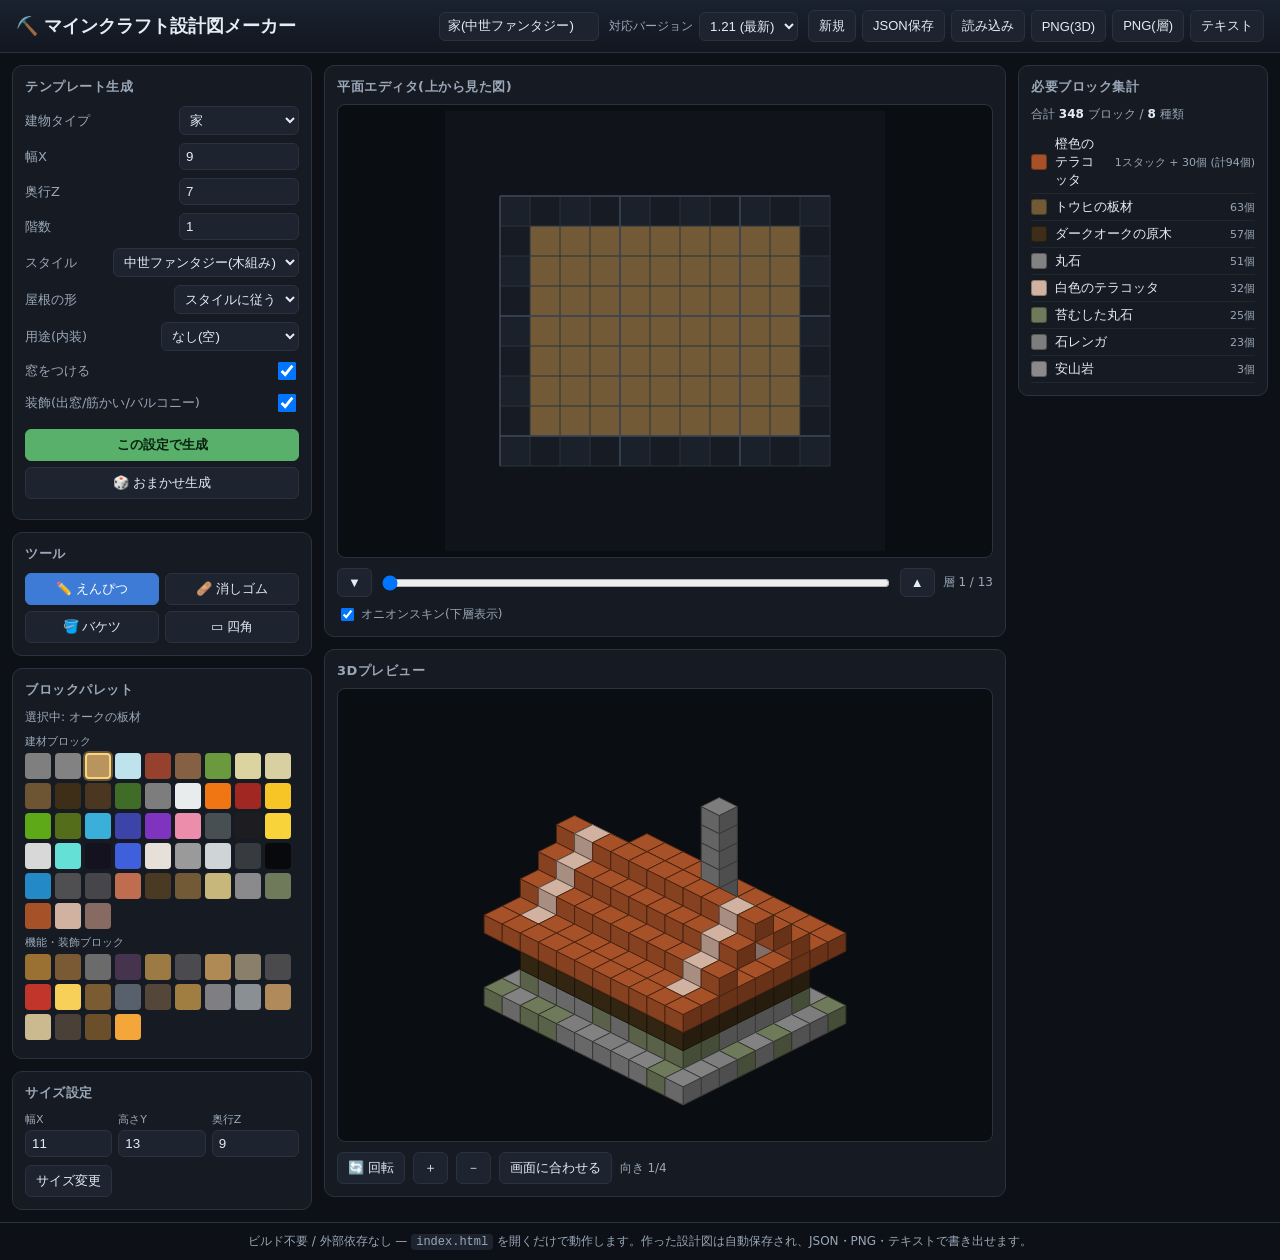
<file: index.html>
<!DOCTYPE html>
<html lang="ja">
<head>
  <meta charset="utf-8">
  <meta name="viewport" content="width=device-width, initial-scale=1">
  <title>マインクラフト設計図メーカー</title>
  <link rel="stylesheet" href="styles.css">
</head>
<body>
  <header class="topbar">
    <h1>⛏️ マインクラフト設計図メーカー</h1>
    <div class="top-controls">
      <input id="bpName" type="text" placeholder="設計図の名前" title="設計図の名前">
      <label class="ver">対応バージョン
        <select id="verSel" title="使えるブロックを絞り込みます"></select>
      </label>
      <div class="top-btns">
        <button id="btnNew" title="新規作成">新規</button>
        <button id="btnSaveJSON" title="JSONで保存">JSON保存</button>
        <button id="btnLoad" title="JSONを読み込み">読み込み</button>
        <button id="btnPNG3D" title="3DプレビューをPNGで保存">PNG(3D)</button>
        <button id="btnPNGLayers" title="層ごとの平面図をPNGで保存">PNG(層)</button>
        <button id="btnText" title="テキストで書き出し">テキスト</button>
      </div>
      <input id="fileInput" type="file" accept=".json,application/json" hidden>
    </div>
  </header>

  <main class="layout">
    <!-- 左サイドバー -->
    <aside class="sidebar">
      <section class="panel">
        <h2>テンプレート生成</h2>
        <div class="field"><label>建物タイプ</label><select id="typeSel"></select></div>
        <div id="typeFields"></div>
        <button id="btnGen" class="primary">この設定で生成</button>
        <button id="btnSurprise" title="スタイル・屋根・質感をランダムに変えて生成">🎲 おまかせ生成</button>
        <p id="genNote" class="note"></p>
      </section>

      <section class="panel">
        <h2>ツール</h2>
        <div id="tools" class="tool-row">
          <button data-tool="pencil" class="on">✏️ えんぴつ</button>
          <button data-tool="eraser">🩹 消しゴム</button>
          <button data-tool="bucket">🪣 バケツ</button>
          <button data-tool="rect">▭ 四角</button>
        </div>
      </section>

      <section class="panel">
        <h2>ブロックパレット</h2>
        <div id="selBlockName" class="sel-name">選択中: -</div>
        <div id="palette" class="palette"></div>
      </section>

      <section class="panel">
        <h2>サイズ設定</h2>
        <div class="dim-row">
          <label>幅X<input id="dimX" type="number" min="1" max="96" value="9"></label>
          <label>高さY<input id="dimY" type="number" min="1" max="96" value="6"></label>
          <label>奥行Z<input id="dimZ" type="number" min="1" max="96" value="7"></label>
        </div>
        <button id="btnResize">サイズ変更</button>
      </section>
    </aside>

    <!-- 中央 -->
    <div class="center">
      <section class="panel canvas-panel">
        <h2>平面エディタ(上から見た図)</h2>
        <div class="canvas-wrap"><canvas id="editorCanvas" width="440" height="440"></canvas></div>
        <div class="layer-ctrl">
          <button id="layerDown" title="下の層へ">▼</button>
          <input id="layerSlider" type="range" min="0" max="5" value="0">
          <button id="layerUp" title="上の層へ">▲</button>
          <span id="layerLabel">層 1 / 6</span>
          <label class="onion"><input id="onionChk" type="checkbox" checked> オニオンスキン(下層表示)</label>
        </div>
      </section>

      <section class="panel canvas-panel">
        <h2>3Dプレビュー</h2>
        <div class="canvas-wrap"><canvas id="isoCanvas" width="480" height="440"></canvas></div>
        <div class="iso-ctrl">
          <button id="btnRot">🔄 回転</button>
          <button id="btnZoomIn">＋</button>
          <button id="btnZoomOut">－</button>
          <button id="btnFit">画面に合わせる</button>
          <span id="rotLabel">向き 1/4</span>
        </div>
      </section>
    </div>

    <!-- 右サイドバー -->
    <aside class="right">
      <section class="panel">
        <h2>必要ブロック集計</h2>
        <div id="matPanel"></div>
      </section>
    </aside>
  </main>

  <footer class="footer">
    <span>ビルド不要 / 外部依存なし — <code>index.html</code> を開くだけで動作します。作った設計図は自動保存され、JSON・PNG・テキストで書き出せます。</span>
  </footer>

  <script src="js/blocks.js"></script>
  <script src="js/model.js"></script>
  <script src="js/templates.js"></script>
  <script src="js/iso.js"></script>
  <script src="js/editor.js"></script>
  <script src="js/materials.js"></script>
  <script src="js/storage.js"></script>
  <script src="js/app.js"></script>
</body>
</html>
</file>
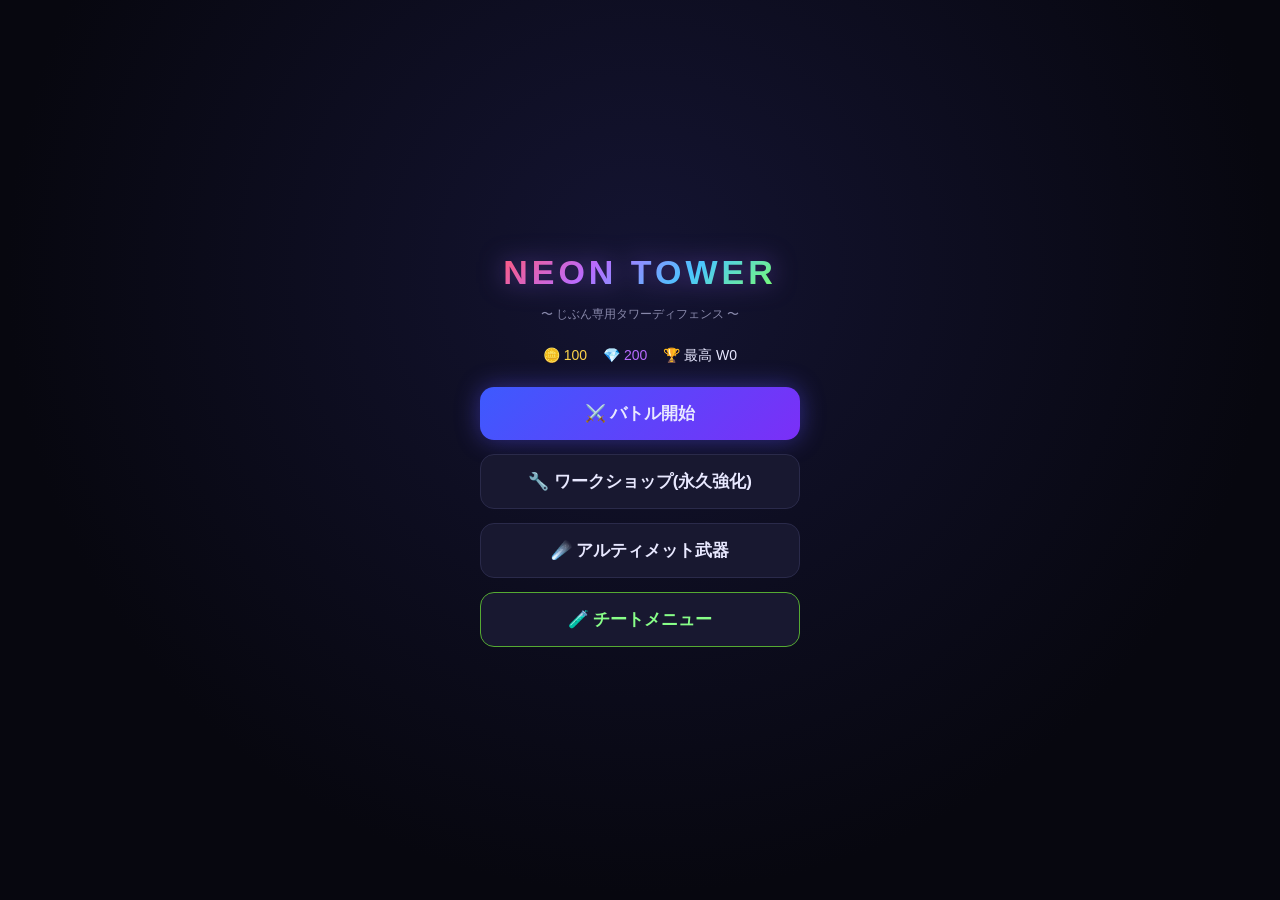
<file: tower-game/index.html>
<!DOCTYPE html>
<html lang="ja">
<head>
<meta charset="UTF-8">
<meta name="viewport" content="width=device-width, initial-scale=1.0, maximum-scale=1.0, user-scalable=no, viewport-fit=cover">
<meta name="apple-mobile-web-app-capable" content="yes">
<meta name="mobile-web-app-capable" content="yes">
<title>NEON TOWER - タワーディフェンス</title>
<style>
  :root {
    --bg: #07070f;
    --panel: #10101e;
    --panel2: #181830;
    --line: #2a2a4a;
    --text: #e8e8ff;
    --dim: #8888aa;
    --cash: #7cff6b;
    --coin: #ffd54a;
    --gem: #b96bff;
    --atk: #ff5a7a;
    --def: #4ac6ff;
    --uti: #ffc04a;
    --accent: #6b8cff;
  }
  * { margin:0; padding:0; box-sizing:border-box; -webkit-tap-highlight-color:transparent; user-select:none; -webkit-user-select:none; }
  html, body { height:100%; overflow:hidden; background:var(--bg); color:var(--text);
    font-family:-apple-system, BlinkMacSystemFont, "Hiragino Sans", "Noto Sans JP", sans-serif; }
  button { font-family:inherit; color:inherit; background:none; border:none; cursor:pointer; }

  #app { height:100%; display:flex; flex-direction:column; position:relative; }
  .screen { position:absolute; inset:0; display:none; flex-direction:column; }
  .screen.active { display:flex; }

  /* ---------- ホーム ---------- */
  #home { align-items:center; justify-content:center; gap:14px; padding:24px;
    background: radial-gradient(ellipse at 50% 30%, #141432 0%, #07070f 70%); }
  #home h1 { font-size:34px; letter-spacing:4px; text-align:center;
    background:linear-gradient(135deg,#ff5a7a,#b96bff,#4ac6ff,#7cff6b);
    -webkit-background-clip:text; background-clip:text; color:transparent;
    filter:drop-shadow(0 0 12px rgba(150,100,255,.5)); }
  #home .sub { color:var(--dim); font-size:12px; margin-bottom:10px; }
  .home-stats { display:flex; gap:16px; font-size:14px; margin-bottom:8px; }
  .bigbtn { width:min(320px, 84vw); padding:15px; border-radius:14px; font-size:17px; font-weight:700;
    border:1px solid var(--line); background:var(--panel2); transition:transform .05s; }
  .bigbtn:active { transform:scale(.97); }
  .bigbtn.primary { background:linear-gradient(135deg,#3d5afe,#7b2ff7); border:none;
    box-shadow:0 0 24px rgba(90,80,255,.45); }
  .bigbtn.cheat { border-color:#5a3; color:#8f8; }

  /* ---------- ゲーム画面 ---------- */
  #game { background:var(--bg); }
  #hud { display:flex; align-items:center; gap:8px; padding:8px 10px; padding-top:max(8px, env(safe-area-inset-top));
    background:var(--panel); border-bottom:1px solid var(--line); font-size:12px; flex-wrap:wrap; }
  #hud .stat { display:flex; align-items:center; gap:4px; font-weight:700; }
  #hud .wave { font-size:14px; color:#fff; }
  .c-cash { color:var(--cash); } .c-coin { color:var(--coin); } .c-gem { color:var(--gem); }
  #hud .spacer { flex:1; }
  #hud .iconbtn { font-size:16px; padding:2px 8px; border-radius:8px; border:1px solid var(--line); background:var(--panel2); }

  #canvasWrap { flex:1; position:relative; min-height:120px; overflow:hidden; }
  canvas { position:absolute; inset:0; width:100%; height:100%; display:block; }

  #uwbar { position:absolute; left:6px; top:6px; display:flex; flex-direction:column; gap:6px; }
  .uwicon { width:44px; height:44px; border-radius:10px; border:1px solid var(--line);
    background:rgba(16,16,30,.8); display:flex; align-items:center; justify-content:center;
    font-size:20px; position:relative; overflow:hidden; }
  .uwicon .cd { position:absolute; left:0; bottom:0; width:100%; background:rgba(107,140,255,.35); pointer-events:none; }
  .uwicon.ready { border-color:var(--accent); box-shadow:0 0 10px rgba(107,140,255,.6); }

  #cheatBadge { position:absolute; right:8px; top:6px; font-size:10px; color:#8f8; border:1px solid #5a3;
    border-radius:8px; padding:2px 8px; background:rgba(20,40,20,.7); display:none; }

  /* ---------- アップグレードパネル ---------- */
  #panel { height:37%; min-height:230px; display:flex; flex-direction:column;
    background:var(--panel); border-top:1px solid var(--line); padding-bottom:env(safe-area-inset-bottom); }
  #tabs { display:flex; }
  #tabs button { flex:1; padding:10px 4px; font-size:13px; font-weight:700; color:var(--dim);
    border-bottom:2px solid transparent; }
  #tabs button.on[data-tab="attack"]  { color:var(--atk); border-color:var(--atk); }
  #tabs button.on[data-tab="defense"] { color:var(--def); border-color:var(--def); }
  #tabs button.on[data-tab="utility"] { color:var(--uti); border-color:var(--uti); }
  #upList { flex:1; overflow-y:auto; padding:8px; display:grid; grid-template-columns:1fr 1fr; gap:8px; align-content:start; }
  .upbtn { border:1px solid var(--line); background:var(--panel2); border-radius:10px; padding:8px 10px;
    text-align:left; display:flex; flex-direction:column; gap:2px; min-height:64px; }
  .upbtn:active { background:#222246; }
  .upbtn .nm { font-size:12px; font-weight:700; display:flex; justify-content:space-between; }
  .upbtn .lv { color:var(--dim); font-weight:400; font-size:11px; }
  .upbtn .vl { font-size:11px; color:var(--dim); }
  .upbtn .cost { font-size:12px; font-weight:700; color:var(--cash); }
  .upbtn.coin .cost { color:var(--coin); }
  .upbtn.max .cost { color:var(--dim); }
  .upbtn.cant { opacity:.45; }
  .upbtn.free .cost { color:#6bffd8; }

  /* ---------- モーダル ---------- */
  .modal { position:absolute; inset:0; background:rgba(0,0,10,.75); display:none;
    align-items:flex-end; justify-content:center; z-index:30; }
  .modal.open { display:flex; }
  .sheet { width:100%; max-width:520px; max-height:86%; background:var(--panel);
    border-radius:18px 18px 0 0; border:1px solid var(--line); display:flex; flex-direction:column;
    padding-bottom:env(safe-area-inset-bottom); }
  .sheet header { display:flex; align-items:center; padding:12px 14px; border-bottom:1px solid var(--line); }
  .sheet header h2 { font-size:16px; flex:1; }
  .sheet header .x { font-size:20px; padding:2px 10px; color:var(--dim); }
  .sheet .body { overflow-y:auto; padding:10px 12px; }
  .sheet .body p.note { color:var(--dim); font-size:11px; margin-bottom:8px; line-height:1.5; }

  .cheatgrid { display:grid; grid-template-columns:1fr 1fr; gap:8px; }
  .cheatgrid button { border:1px solid #375; background:#0e1e14; border-radius:10px; padding:12px 8px;
    font-size:13px; font-weight:700; color:#9f9; }
  .cheatgrid button.tog.on { background:#1e4a2a; border-color:#6c6; box-shadow:0 0 8px rgba(100,255,120,.3); }
  .cheatgrid button.danger { border-color:#733; background:#1e0e0e; color:#f99; }

  .uwshop { display:flex; flex-direction:column; gap:8px; }
  .uwrow { display:flex; align-items:center; gap:10px; border:1px solid var(--line); border-radius:12px;
    padding:10px; background:var(--panel2); }
  .uwrow .ic { font-size:26px; }
  .uwrow .tx { flex:1; } .uwrow .tx b { font-size:13px; } .uwrow .tx div { font-size:11px; color:var(--dim); }
  .uwrow .buy { border:1px solid var(--gem); color:var(--gem); border-radius:8px; padding:8px 12px; font-weight:700; font-size:12px; }
  .uwrow.owned .buy { border-color:#4c6; color:#4c6; }

  /* ---------- リザルト ---------- */
  #over { align-items:center; justify-content:center; gap:10px;
    background:radial-gradient(ellipse at 50% 40%, #201025 0%, #07070f 70%); }
  #over h2 { font-size:26px; color:#ff6b8a; letter-spacing:3px; }
  #over .res { font-size:15px; line-height:2; text-align:center; }
  #toast { position:absolute; top:18%; left:50%; transform:translateX(-50%); background:rgba(20,20,45,.92);
    border:1px solid var(--accent); color:#cdd6ff; padding:8px 18px; border-radius:20px; font-size:13px;
    opacity:0; transition:opacity .25s; pointer-events:none; z-index:50; white-space:nowrap; }
</style>
</head>
<body>
<div id="app">

  <!-- ホーム -->
  <div id="home" class="screen active">
    <h1>NEON TOWER</h1>
    <div class="sub">〜 じぶん専用タワーディフェンス 〜</div>
    <div class="home-stats">
      <span class="c-coin">🪙 <span id="homeCoins">0</span></span>
      <span class="c-gem">💎 <span id="homeGems">0</span></span>
      <span>🏆 最高 W<span id="homeBest">0</span></span>
    </div>
    <button class="bigbtn primary" id="btnStart">⚔️ バトル開始</button>
    <button class="bigbtn" id="btnWorkshop">🔧 ワークショップ(永久強化)</button>
    <button class="bigbtn" id="btnUW">☄️ アルティメット武器</button>
    <button class="bigbtn cheat" id="btnCheatHome">🧪 チートメニュー</button>
  </div>

  <!-- ゲーム -->
  <div id="game" class="screen">
    <div id="hud">
      <span class="stat wave">W<span id="hWave">1</span></span>
      <span class="stat c-cash">$<span id="hCash">0</span></span>
      <span class="stat c-coin">🪙<span id="hCoins">0</span></span>
      <span class="stat c-gem">💎<span id="hGems">0</span></span>
      <span class="spacer"></span>
      <button class="iconbtn" id="btnSpeed">▶×1</button>
      <button class="iconbtn" id="btnCheatGame">🧪</button>
      <button class="iconbtn" id="btnQuit">🏠</button>
    </div>
    <div id="canvasWrap">
      <canvas id="cv"></canvas>
      <div id="uwbar"></div>
      <div id="cheatBadge">CHEAT ON</div>
    </div>
    <div id="panel">
      <div id="tabs">
        <button data-tab="attack" class="on">⚔️ 攻撃</button>
        <button data-tab="defense">🛡️ 防御</button>
        <button data-tab="utility">⚙️ ユーティリティ</button>
      </div>
      <div id="upList"></div>
    </div>
  </div>

  <!-- リザルト -->
  <div id="over" class="screen">
    <h2>GAME OVER</h2>
    <div class="res" id="overRes"></div>
    <button class="bigbtn" id="btnRevive" style="border-color:var(--gem); color:var(--gem)">💎100 で復活(HP全回復+続行)</button>
    <button class="bigbtn primary" id="btnRetry">もう一度</button>
    <button class="bigbtn" id="btnHome">ホームへ</button>
  </div>

  <!-- ワークショップ -->
  <div class="modal" id="mWorkshop">
    <div class="sheet">
      <header><h2>🔧 ワークショップ <span class="c-coin" style="font-size:13px">🪙<span id="wsCoins">0</span></span></h2>
        <button class="x" data-close="mWorkshop">✕</button></header>
      <div id="tabsWs" style="display:flex; border-bottom:1px solid var(--line)">
        <button data-tab="attack" class="on" style="flex:1;padding:10px;font-size:13px;font-weight:700">⚔️ 攻撃</button>
        <button data-tab="defense" style="flex:1;padding:10px;font-size:13px;font-weight:700">🛡️ 防御</button>
        <button data-tab="utility" style="flex:1;padding:10px;font-size:13px;font-weight:700">⚙️ 実用</button>
      </div>
      <div class="body">
        <p class="note">コインで買う永久強化。バトルをまたいで効果が続きます。</p>
        <div id="wsList" style="display:grid; grid-template-columns:1fr 1fr; gap:8px;"></div>
      </div>
    </div>
  </div>

  <!-- アルティメット武器 -->
  <div class="modal" id="mUW">
    <div class="sheet">
      <header><h2>☄️ アルティメット武器 <span class="c-gem" style="font-size:13px">💎<span id="uwGems">0</span></span></h2>
        <button class="x" data-close="mUW">✕</button></header>
      <div class="body">
        <p class="note">ジェムで解放すると、バトル中に自動発動する超強力な武器。</p>
        <div class="uwshop" id="uwShop"></div>
      </div>
    </div>
  </div>

  <!-- チート -->
  <div class="modal" id="mCheat">
    <div class="sheet">
      <header><h2>🧪 チートメニュー</h2><button class="x" data-close="mCheat">✕</button></header>
      <div class="body">
        <p class="note">じぶん専用ゲームなので使い放題!リソース追加・無敵など。</p>
        <div class="cheatgrid">
          <button id="chCash">💵 キャッシュ +100K</button>
          <button id="chCashBig">💵 キャッシュ +100M</button>
          <button id="chCoin">🪙 コイン +10K</button>
          <button id="chCoinBig">🪙 コイン +1M</button>
          <button id="chGem">💎 ジェム +1,000</button>
          <button id="chHeal">❤️ タワー全回復</button>
          <button id="chGod" class="tog">🛡️ ゴッドモード</button>
          <button id="chOneShot" class="tog">💥 一撃必殺</button>
          <button id="chWave">⏩ +10ウェーブ</button>
          <button id="chUWAll">☄️ UW全解放</button>
          <button id="chReset" class="danger" style="grid-column:1/-1">🗑️ セーブデータ初期化</button>
        </div>
      </div>
    </div>
  </div>

  <div id="toast"></div>
</div>

<script>
"use strict";
/* =========================================================
   NEON TOWER — The Tower風・じぶん専用タワーディフェンス
   ========================================================= */

// ---------- ユーティリティ ----------
const $ = id => document.getElementById(id);
const clamp = (v,a,b) => Math.max(a, Math.min(b, v));
const rand = (a,b) => a + Math.random()*(b-a);
const TAU = Math.PI*2;

const SUFFIX = ["","K","M","B","T","q","Q","s","S"];
function fmt(n){
  if (!isFinite(n)) return "∞";
  if (n < 0) return "-"+fmt(-n);
  if (n < 1000) return (n===Math.floor(n)) ? String(n) : n.toFixed(1);
  let i=0;
  while (n >= 1000 && i < SUFFIX.length-1){ n/=1000; i++; }
  return (n>=100 ? n.toFixed(0) : n.toFixed(1)) + SUFFIX[i];
}
function toast(msg){
  const t = $("toast");
  t.textContent = msg;
  t.style.opacity = 1;
  clearTimeout(t._tm);
  t._tm = setTimeout(()=>{ t.style.opacity = 0; }, 1400);
}

// ---------- セーブデータ ----------
const SAVE_KEY = "neonTowerSave_v1";
let meta = {
  coins: 100, gems: 200, bestWave: 0,
  ws: {},              // ワークショップのレベル
  uw: {},              // 解放済みアルティメット武器
  cheat: { god:false, oneShot:false },
};
function save(){ try { localStorage.setItem(SAVE_KEY, JSON.stringify(meta)); } catch(e){} }
function load(){
  try {
    const d = JSON.parse(localStorage.getItem(SAVE_KEY));
    if (d) meta = Object.assign(meta, d);
  } catch(e){}
}
load();

// ---------- バトル中アップグレード定義(キャッシュ) ----------
// info内から計算済みステータスを参照するためのヘルパー
const cur = () => S || { atkSpeed:0, regen:0, defAbs:0, cashWave:0 };
// base,g: コストとその成長率 / max: 最大レベル
const RUN_UPG = {
  attack: [
    { id:"damage",      name:"ダメージ",           base:6,   g:1.22, max:999, info:l=>"攻撃力 +"+Math.round(l*35)+"%" },
    { id:"atkSpeed",    name:"攻撃速度",           base:12,  g:1.26, max:99,  info:l=>"+"+(l*8)+"% (毎秒"+cur().atkSpeed.toFixed(2)+"発)" },
    { id:"critChance",  name:"クリティカル率",     base:15,  g:1.28, max:38,  info:l=>(5+l*2)+"%" },
    { id:"critFactor",  name:"クリティカル倍率",   base:22,  g:1.30, max:99,  info:l=>"×"+(1.6+l*0.15).toFixed(2) },
    { id:"range",       name:"射程",               base:18,  g:1.35, max:25,  info:l=>"+"+(l*12)+"px" },
    { id:"multiChance", name:"マルチショット率",   base:80,  g:1.34, max:25,  info:l=>(l*3)+"%" },
    { id:"multiTgt",    name:"マルチショット数",   base:300, g:2.1,  max:4,   info:l=>(2+l)+"体同時" },
    { id:"rapidChance", name:"ラピッドファイア率", base:120, g:1.36, max:25,  info:l=>(l*2)+"% で連射" },
    { id:"bounce",      name:"バウンスショット",   base:250, g:2.0,  max:5,   info:l=>l+"回 跳ね返り" },
  ],
  defense: [
    { id:"health",   name:"体力",             base:8,   g:1.22, max:999, info:l=>"最大HP +"+Math.round(l*30)+"%" },
    { id:"regen",    name:"体力回復",         base:14,  g:1.26, max:199, info:l=>"+"+fmt(cur().regen)+"/秒" },
    { id:"defPct",   name:"防御率",           base:20,  g:1.30, max:40,  info:l=>(l*1.5).toFixed(1)+"% 軽減" },
    { id:"defAbs",   name:"固定防御",         base:16,  g:1.28, max:199, info:l=>"被ダメ -"+fmt(cur().defAbs) },
    { id:"thorns",   name:"トゲ(反射)",     base:60,  g:1.34, max:25,  info:l=>(l*4)+"% 反射" },
    { id:"lifesteal",name:"ライフスティール", base:150, g:1.4,  max:20,  info:l=>(l*0.4).toFixed(1)+"% 吸収" },
    { id:"knockback",name:"ノックバック",     base:90,  g:1.5,  max:10,  info:l=>"強さ "+l },
  ],
  utility: [
    { id:"cashBonus", name:"キャッシュボーナス", base:15,  g:1.30, max:99, info:l=>"獲得 +"+(l*8)+"%" },
    { id:"cashWave",  name:"ウェーブ報酬",       base:12,  g:1.28, max:199,info:l=>"+$"+fmt(cur().cashWave)+"/W" },
    { id:"coinKill",  name:"コイン/キル",        base:50,  g:1.38, max:50, info:l=>"+"+(l*20)+"%" },
    { id:"freeUp",    name:"無料アップグレード", base:100, g:1.4,  max:30, info:l=>l+"% で無料" },
    { id:"interest",  name:"利子",               base:80,  g:1.45, max:10, info:l=>l+"%/W (上限あり)" },
    { id:"waveSkip",  name:"ウェーブスキップ",   base:200, g:1.5,  max:15, info:l=>(l*2)+"% でスキップ" },
  ],
};

// ---------- ワークショップ定義(コイン・永久) ----------
const WS_UPG = {
  attack: [
    { id:"wDamage",  name:"基礎ダメージ",     base:20, g:1.35, max:60, info:l=>"+"+l*4 },
    { id:"wAtkSpd",  name:"基礎攻撃速度",     base:30, g:1.38, max:40, info:l=>"+"+(l*4)+"%" },
    { id:"wCrit",    name:"クリティカル率",   base:40, g:1.40, max:30, info:l=>"+"+(l*0.5).toFixed(1)+"%" },
    { id:"wCritF",   name:"クリティカル倍率", base:60, g:1.42, max:30, info:l=>"+"+(l*0.05).toFixed(2) },
    { id:"wRange",   name:"基礎射程",         base:50, g:1.45, max:20, info:l=>"+"+l*4+"px" },
  ],
  defense: [
    { id:"wHealth",  name:"基礎体力",   base:20, g:1.35, max:60, info:l=>"+"+l*40 },
    { id:"wRegen",   name:"基礎回復",   base:30, g:1.38, max:40, info:l=>"+"+(l*0.8).toFixed(1)+"/秒" },
    { id:"wDefPct",  name:"基礎防御率", base:60, g:1.45, max:30, info:l=>"+"+(l*0.5).toFixed(1)+"%" },
    { id:"wDefAbs",  name:"基礎固定防御",base:40, g:1.40, max:40, info:l=>"+"+l*2 },
  ],
  utility: [
    { id:"wStartCash", name:"開始キャッシュ",   base:25, g:1.35, max:50, info:l=>"+$"+l*30 },
    { id:"wCashMult",  name:"キャッシュ倍率",   base:40, g:1.40, max:40, info:l=>"+"+(l*5)+"%" },
    { id:"wCoinMult",  name:"コイン獲得倍率",   base:50, g:1.42, max:40, info:l=>"+"+(l*5)+"%" },
    { id:"wWaveCash",  name:"基礎ウェーブ報酬", base:30, g:1.38, max:40, info:l=>"+$"+l*8 },
  ],
};

// ---------- アルティメット武器 ----------
const UW_DEFS = [
  { id:"deathWave",  icon:"🌊", name:"デスウェーブ",     cost:300, cd:45, desc:"45秒ごとに全画面の敵へ大ダメージの波" },
  { id:"goldenTower",icon:"👑", name:"ゴールデンタワー", cost:300, cd:60, dur:15, desc:"60秒ごとに15秒間キャッシュ獲得×4" },
  { id:"blackHole",  icon:"🕳️", name:"ブラックホール",   cost:400, cd:40, dur:6,  desc:"40秒ごとに敵を吸い込み動きを止める" },
  { id:"chronoField",icon:"⏳", name:"クロノフィールド", cost:350, cd:50, dur:12, desc:"50秒ごとに12秒間 敵全体を50%減速" },
];

// ---------- 敵定義(The Tower準拠) ----------
// hp/spd/dmg/cash はウェーブ基準値への倍率
const ENEMY_DEFS = {
  basic:     { shape:"square",   size:11, color:"#ff6b6b", hp:1.0,  spd:1.0,  dmg:1.0, cash:1.0 },
  fast:      { shape:"triangle", size:9,  color:"#ffe14a", hp:0.55, spd:2.4,  dmg:0.7, cash:1.2 },
  tank:      { shape:"pentagon", size:16, color:"#4ac6ff", hp:4.5,  spd:0.5,  dmg:2.2, cash:2.5 },
  ranged:    { shape:"diamond",  size:10, color:"#ff9d4a", hp:0.9,  spd:0.9,  dmg:0.9, cash:1.5, ranged:180 },
  protector: { shape:"hexagon",  size:14, color:"#6bffd8", hp:3.0,  spd:0.75, dmg:1.5, cash:3.0, aura:110 },
  vampire:   { shape:"cross",    size:13, color:"#b96bff", hp:6.0,  spd:0.8,  dmg:1.2, cash:8.0, ranged:150, vampire:true, elite:true },
  ray:       { shape:"star",     size:13, color:"#ff4ad8", hp:5.0,  spd:0.7,  dmg:0.5, cash:8.0, ranged:260, ray:true, elite:true },
  scatter:   { shape:"octagon",  size:15, color:"#8aff4a", hp:5.0,  spd:0.9,  dmg:1.2, cash:8.0, scatter:2, elite:true },
  boss:      { shape:"boss",     size:30, color:"#ff3355", hp:28,   spd:0.45, dmg:5.0, cash:25,  boss:true },
};

// ---------- バトル状態 ----------
let run = null;   // 現在のラン
let S = null;     // 計算済みステータス
let inGame = false;

function newRun(){
  const ws = id => meta.ws[id] || 0;
  return {
    wave: 1, cash: 100 + ws("wStartCash")*30, hp: 0,
    upg: {}, enemies: [], bullets: [], ebullets: [], fx: [], texts: [],
    spawnQueue: [], spawnTimer: 0, waveDelay: 1.2,
    time: 0, kills: 0, coinsEarned: 0, revived: false,
    uwTimers: {}, uwActive: {}, waveProtector: false,
  };
}

// ワークショップ+バトル中レベル → 実効ステータス
function computeStats(){
  const u = id => (run && run.upg[id]) || 0;
  const w = id => meta.ws[id] || 0;
  const baseDmg = 15 + w("wDamage")*4;
  const baseHP  = 150 + w("wHealth")*40;
  S = {
    damage:    baseDmg * (1 + u("damage")*0.35),
    atkSpeed:  (1.4 + w("wAtkSpd")*0.056) * (1 + u("atkSpeed")*0.08),
    critChance: clamp(0.05 + w("wCrit")*0.005 + u("critChance")*0.02, 0, 0.85),
    critFactor: 1.6 + w("wCritF")*0.05 + u("critFactor")*0.15,
    range:     150 + w("wRange")*4 + u("range")*12,
    multiChance: u("multiChance")*0.03,
    multiTgt:  2 + u("multiTgt"),
    rapidChance: u("rapidChance")*0.02,
    bounce:    u("bounce"),
    maxHP:     baseHP * (1 + u("health")*0.30),
    regen:     (1.5 + w("wRegen")*0.8) * (1 + u("regen")*0.25),
    defPct:    clamp(w("wDefPct")*0.005 + u("defPct")*0.015, 0, 0.8),
    defAbs:    w("wDefAbs")*2 + u("defAbs")*3*(1+u("defAbs")*0.05),
    thorns:    u("thorns")*0.04,
    lifesteal: u("lifesteal")*0.004,
    knockback: u("knockback"),
    cashMult:  (1 + w("wCashMult")*0.05) * (1 + u("cashBonus")*0.08),
    cashWave:  (10 + w("wWaveCash")*8) * (1 + u("cashWave")*0.3),
    coinMult:  (1 + w("wCoinMult")*0.05) * (1 + u("coinKill")*0.2),
    freeUp:    u("freeUp")*0.01,
    interest:  u("interest")*0.01,
    waveSkip:  u("waveSkip")*0.02,
  };
}

// ---------- キャンバス ----------
const cv = $("cv"), ctx = cv.getContext("2d");
let W=0, H=0, CX=0, CY=0, DPR=1;
function resize(){
  const r = $("canvasWrap").getBoundingClientRect();
  DPR = Math.min(window.devicePixelRatio||1, 2);
  W = r.width; H = r.height;
  cv.width = W*DPR; cv.height = H*DPR;
  ctx.setTransform(DPR,0,0,DPR,0,0);
  CX = W/2; CY = H/2;
}
window.addEventListener("resize", resize);

// ---------- ウェーブ生成 ----------
function enemyBaseHp(w){ return 10 * (1 + 0.55*(w-1)) * Math.pow(1.07, w-1); }
function enemyBaseDmg(w){ return 4 * (1 + 0.30*(w-1)) * Math.pow(1.035, w-1); }
function enemyBaseCash(w){ return 3 * (1 + 0.22*(w-1)) * Math.pow(1.025, w-1); }
function enemyBaseSpd(w){ return 26 + Math.min(30, w*0.5); }

function buildWave(w){
  const q = [];
  if (w % 10 === 0){
    // ボスウェーブ:ボス+取り巻き
    q.push("boss");
    const minions = 4 + Math.floor(w/10)*2;
    for (let i=0;i<minions;i++) q.push(Math.random()<0.5 ? "basic" : "fast");
  } else {
    const count = Math.min(42, 7 + Math.floor(w*1.15));
    for (let i=0;i<count;i++){
      const r = Math.random();
      let t = "basic";
      if      (r < 0.16 && w>=3)  t = "fast";
      else if (r < 0.28 && w>=5)  t = "tank";
      else if (r < 0.42 && w>=4)  t = "ranged";
      else                        t = (r<0.55 && w>=3) ? "fast" : "basic";
      q.push(t);
    }
    if (w >= 8 && Math.random() < 0.5) q.push("protector");           // プロテクターは1体まで
    if (w >= 12 && Math.random() < 0.30){                             // エリートは1体まで
      const es = ["vampire","ray","scatter"];
      q.push(es[Math.floor(Math.random()*es.length)]);
    }
  }
  // シャッフル
  for (let i=q.length-1;i>0;i--){ const j=Math.floor(Math.random()*(i+1)); [q[i],q[j]]=[q[j],q[i]]; }
  return q;
}

function spawnEnemy(type, x, y, hpMul){
  const d = ENEMY_DEFS[type];
  const w = run.wave;
  if (x === undefined){
    // 画面外周からスポーン
    const a = Math.random()*TAU;
    const rr = Math.hypot(W,H)/2 + 30;
    x = CX + Math.cos(a)*rr; y = CY + Math.sin(a)*rr;
  }
  const hp = enemyBaseHp(w) * d.hp * (hpMul||1);
  run.enemies.push({
    type, x, y, def:d,
    hp, maxHp: hp,
    spd: enemyBaseSpd(w) * d.spd * rand(0.9,1.1),
    dmg: enemyBaseDmg(w) * d.dmg,
    cash: enemyBaseCash(w) * d.cash,
    atkTimer: rand(0,0.5), rot: rand(0,TAU), rotSpd: rand(-1.5,1.5),
    slowT: 0, holdT: 0, gen: 0,
  });
}

function startWave(){
  computeStats();
  // 利子(所持キャッシュの数% 上限=ウェーブ報酬×10)
  if (S.interest > 0){
    const gain = Math.min(run.cash * S.interest, S.cashWave * 10);
    if (gain > 0){ run.cash += gain; addText(CX, CY-60, "+$"+fmt(gain)+" 利子", "#7cff6b"); }
  }
  // ウェーブスキップ
  if (Math.random() < S.waveSkip && run.wave % 10 !== 0){
    run.cash += S.cashWave;
    earnCoins(1 + run.wave*0.1);
    addText(CX, CY-40, "⏩ ウェーブスキップ!", "#ffc04a");
    run.wave++;
    startWave();
    return;
  }
  run.spawnQueue = buildWave(run.wave);
  run.spawnTimer = 0;
}

// ---------- 報酬 ----------
function cashGain(v){
  let m = S.cashMult;
  if (run.uwActive.goldenTower > 0) m *= 4;
  run.cash += v * m;
}
function earnCoins(v){
  const c = v * S.coinMult;
  run.coinsEarned += c;
  meta.coins += c;
}

// ---------- ダメージ・キル ----------
function protectedMul(e){
  // 近くのプロテクターがいる敵は被ダメ40%軽減
  if (e.def.aura) return 1;
  for (const p of run.enemies){
    if (p.def.aura && Math.hypot(p.x-e.x, p.y-e.y) < p.def.aura) return 0.6;
  }
  return 1;
}
function hitEnemy(e, dmg, isCrit){
  if (meta.cheat.oneShot) dmg = e.hp + 1;
  dmg *= protectedMul(e);
  e.hp -= dmg;
  addText(e.x, e.y-14, fmt(dmg), isCrit ? "#ffe14a" : "#ffffff", isCrit?13:10);
  if (S.lifesteal > 0 && run.hp < S.maxHP){
    run.hp = Math.min(S.maxHP, run.hp + dmg*S.lifesteal);
  }
  if (e.hp <= 0) killEnemy(e);
}
function killEnemy(e){
  const i = run.enemies.indexOf(e);
  if (i < 0) return;
  run.enemies.splice(i,1);
  run.kills++;
  cashGain(e.cash);
  earnCoins(e.def.boss ? 5 + run.wave*0.25 : (e.def.elite ? 2 : 0.12 + run.wave*0.012));
  addFx(e.x, e.y, e.def.color);
  // スキャッター:分裂
  if (e.def.scatter && e.gen < 2){
    for (let k=0;k<e.def.scatter;k++){
      spawnEnemy("basic", e.x+rand(-14,14), e.y+rand(-14,14), 0.35);
      const c = run.enemies[run.enemies.length-1];
      c.gen = e.gen+1; c.cash *= 0.3;
    }
  }
}
function damageTower(v){
  if (meta.cheat.god) return;
  v = Math.max(1, v*(1-S.defPct) - S.defAbs);
  run.hp -= v;
  if (run.hp <= 0) gameOver();   // 復活はリザルト画面のボタンから
}

// ---------- タワー攻撃 ----------
let shootTimer = 0;
function towerShoot(dt){
  shootTimer -= dt;
  if (shootTimer > 0) return;
  const targets = run.enemies
    .filter(e => Math.hypot(e.x-CX, e.y-CY) <= S.range + e.def.size)
    .sort((a,b) => Math.hypot(a.x-CX,a.y-CY) - Math.hypot(b.x-CX,b.y-CY));
  if (!targets.length) { shootTimer = 0.05; return; }

  let n = 1;
  if (Math.random() < S.multiChance) n = Math.min(S.multiTgt, targets.length);
  for (let i=0;i<n;i++) fireBullet(targets[i % targets.length]);

  let cd = 1/S.atkSpeed;
  if (Math.random() < S.rapidChance) cd *= 0.25;
  shootTimer = cd;
}
function fireBullet(target){
  const isCrit = Math.random() < S.critChance;
  run.bullets.push({
    x:CX, y:CY, t:target,
    dmg: S.damage * (isCrit ? S.critFactor : 1),
    crit: isCrit, spd: 460, bounce: S.bounce, hitSet: new Set(),
  });
}

// ---------- アルティメット武器 ----------
function initUW(){
  const bar = $("uwbar");
  bar.innerHTML = "";
  for (const d of UW_DEFS){
    if (!meta.uw[d.id]) continue;
    run.uwTimers[d.id] = d.cd * 0.5;   // 最初は半分の待ち
    run.uwActive[d.id] = 0;
    const el = document.createElement("div");
    el.className = "uwicon"; el.id = "uw_"+d.id;
    el.innerHTML = d.icon + '<div class="cd"></div>';
    bar.appendChild(el);
  }
}
function tickUW(dt){
  for (const d of UW_DEFS){
    if (!meta.uw[d.id]) continue;
    if (run.uwActive[d.id] > 0) run.uwActive[d.id] -= dt;
    run.uwTimers[d.id] -= dt;
    if (run.uwTimers[d.id] <= 0){
      run.uwTimers[d.id] = d.cd;
      activateUW(d);
    }
    const el = $("uw_"+d.id);
    if (el){
      const frac = clamp(run.uwTimers[d.id]/d.cd, 0, 1);
      el.querySelector(".cd").style.height = (frac*100)+"%";
      el.classList.toggle("ready", run.uwActive[d.id] > 0);
    }
  }
}
function activateUW(d){
  switch(d.id){
    case "deathWave": {
      const dmg = S.damage * 8;
      run.fx.push({kind:"ring", x:CX, y:CY, r:10, max:Math.hypot(W,H)/2+40, color:"#ff4ad8", t:0});
      for (const e of [...run.enemies]) hitEnemy(e, dmg, false);
      toast("🌊 デスウェーブ!");
      break;
    }
    case "goldenTower":
      run.uwActive.goldenTower = d.dur;
      toast("👑 ゴールデンタワー! キャッシュ×4");
      break;
    case "blackHole": {
      // 敵が一番多い場所に発生
      let bx=CX+rand(-100,100), by=CY+rand(-100,100);
      if (run.enemies.length){
        const e = run.enemies[Math.floor(Math.random()*run.enemies.length)];
        bx=e.x; by=e.y;
      }
      run.fx.push({kind:"hole", x:bx, y:by, r:220, t:d.dur, color:"#b96bff"});
      toast("🕳️ ブラックホール!");
      break;
    }
    case "chronoField":
      run.uwActive.chronoField = d.dur;
      toast("⏳ クロノフィールド! 敵50%減速");
      break;
  }
}

// ---------- エフェクト・テキスト ----------
function addFx(x,y,color){
  if (run.fx.length > 60) return;
  run.fx.push({kind:"pop", x, y, r:4, max:18, color, t:0});
}
function addText(x,y,str,color,size){
  if (run.texts.length > 40) run.texts.shift();
  run.texts.push({x, y, str, color, size:size||10, t:0.9});
}

// ---------- メインループ ----------
let lastT = 0, speedMul = 1;
function loop(t){
  if (!inGame) return;
  requestAnimationFrame(loop);
  let dt = Math.min(0.05, (t-lastT)/1000);
  lastT = t;
  dt *= speedMul;
  update(dt);
  draw();
}

function update(dt){
  run.time += dt;
  computeStatsIfDirty();

  // 回復
  run.hp = Math.min(S.maxHP, run.hp + S.regen*dt);

  // スポーン
  if (run.spawnQueue.length){
    run.spawnTimer -= dt;
    if (run.spawnTimer <= 0){
      spawnEnemy(run.spawnQueue.shift());
      run.spawnTimer = Math.max(0.12, 0.6 - run.wave*0.008);
    }
  } else if (!run.enemies.length){
    // ウェーブクリア
    run.waveDelay -= dt;
    if (run.waveDelay <= 0){
      cashGain(S.cashWave / S.cashMult);  // ウェーブ報酬(cashMultはcashGain内で掛かる)
      earnCoins(0.5 + run.wave*0.05);
      run.wave++;
      run.waveDelay = 1.0;
      startWave();
      syncHud();
    }
  }

  // ブラックホール・クロノの係数
  const chrono = run.uwActive.chronoField > 0 ? 0.5 : 1;
  const holes = run.fx.filter(f => f.kind==="hole" && f.t>0);

  // 敵の移動と攻撃
  for (const e of [...run.enemies]){
    let sp = e.spd * chrono;
    if (e.slowT > 0){ e.slowT -= dt; sp *= 0.5; }
    e.rot += e.rotSpd*dt;

    let held = false;
    for (const h of holes){
      const d = Math.hypot(h.x-e.x, h.y-e.y);
      if (d < h.r && !e.def.boss){
        // 吸い込み
        const pull = 90*dt;
        e.x += (h.x-e.x)/Math.max(d,1)*pull;
        e.y += (h.y-e.y)/Math.max(d,1)*pull;
        held = true;
      }
    }
    if (held) continue;

    const dx = CX-e.x, dy = CY-e.y;
    const dist = Math.hypot(dx,dy);
    const stopAt = e.def.ranged ? e.def.ranged : 30 + e.def.size;

    if (dist > stopAt){
      e.x += dx/dist*sp*dt;
      e.y += dy/dist*sp*dt;
    } else {
      // 攻撃
      e.atkTimer -= dt;
      if (e.atkTimer <= 0){
        if (e.def.ray){
          e.atkTimer = 0.25;
          damageTower(e.dmg*0.25);
          e.beamT = 0.15;
        } else if (e.def.ranged){
          e.atkTimer = 1.6;
          const a = Math.atan2(dy,dx);
          run.ebullets.push({x:e.x, y:e.y, vx:Math.cos(a)*170, vy:Math.sin(a)*170, dmg:e.dmg, vamp:e.def.vampire, src:e});
        } else {
          e.atkTimer = 0.8;
          damageTower(e.dmg);
          // トゲ反射
          if (S.thorns > 0) hitEnemy(e, e.dmg*S.thorns*3, false);
          // ノックバック
          if (S.knockback > 0 && !e.def.boss){
            e.x -= dx/dist * S.knockback*8;
            e.y -= dy/dist * S.knockback*8;
          }
        }
      }
    }
  }

  // タワーの弾
  towerShoot(dt);
  for (const b of [...run.bullets]){
    // ターゲット追尾(死んでいたら近くを再索敵)
    if (!b.t || b.t.hp <= 0 || !run.enemies.includes(b.t)){
      b.t = nearestEnemy(b.x, b.y, b.hitSet);
      if (!b.t){ removeItem(run.bullets, b); continue; }
    }
    const dx = b.t.x-b.x, dy = b.t.y-b.y;
    const d = Math.hypot(dx,dy);
    if (d < b.t.def.size + 5){
      hitEnemy(b.t, b.dmg, b.crit);
      b.hitSet.add(b.t);
      if (b.bounce > 0){
        b.bounce--;
        b.dmg *= 0.8;
        b.t = nearestEnemy(b.x, b.y, b.hitSet, 170);
        if (!b.t) removeItem(run.bullets, b);
      } else {
        removeItem(run.bullets, b);
      }
      continue;
    }
    b.x += dx/d*b.spd*dt;
    b.y += dy/d*b.spd*dt;
  }

  // 敵の弾
  for (const b of [...run.ebullets]){
    b.x += b.vx*dt; b.y += b.vy*dt;
    const d = Math.hypot(b.x-CX, b.y-CY);
    if (d < 26){
      damageTower(b.dmg);
      if (b.vamp && b.src && run.enemies.includes(b.src)){
        b.src.hp = Math.min(b.src.maxHp, b.src.hp + b.dmg*2); // ヴァンパイア吸収
      }
      removeItem(run.ebullets, b);
    } else if (b.x<-40||b.x>W+40||b.y<-40||b.y>H+40){
      removeItem(run.ebullets, b);
    }
  }

  // UW
  tickUW(dt);

  // エフェクト
  for (const f of [...run.fx]){
    if (f.kind === "pop"){ f.t += dt*3; f.r = 4 + f.t*14; if (f.t>=1) removeItem(run.fx,f); }
    else if (f.kind === "ring"){ f.r += 900*dt; if (f.r > f.max) removeItem(run.fx,f); }
    else if (f.kind === "hole"){ f.t -= dt; if (f.t<=0) removeItem(run.fx,f); }
  }
  for (const tx of [...run.texts]){
    tx.t -= dt; tx.y -= 20*dt;
    if (tx.t <= 0) removeItem(run.texts, tx);
  }

  hudTimer -= dt;
  if (hudTimer <= 0){ hudTimer = 0.2; syncHud(); refreshUpButtons(); }
}

function nearestEnemy(x, y, exclude, maxDist){
  let best=null, bd=maxDist||1e9;
  for (const e of run.enemies){
    if (exclude && exclude.has(e)) continue;
    const d = Math.hypot(e.x-x, e.y-y);
    if (d < bd){ bd=d; best=e; }
  }
  return best;
}
function removeItem(arr, it){ const i=arr.indexOf(it); if (i>=0) arr.splice(i,1); }

// ---------- 描画 ----------
function draw(){
  ctx.clearRect(0,0,W,H);
  // 背景グリッド
  ctx.strokeStyle = "rgba(60,60,120,0.12)";
  ctx.lineWidth = 1;
  const gs = 40;
  ctx.beginPath();
  for (let x = (CX%gs); x < W; x += gs){ ctx.moveTo(x,0); ctx.lineTo(x,H); }
  for (let y = (CY%gs); y < H; y += gs){ ctx.moveTo(0,y); ctx.lineTo(W,y); }
  ctx.stroke();

  // 射程円
  ctx.strokeStyle = "rgba(107,140,255,0.25)";
  ctx.setLineDash([6,6]);
  ctx.beginPath(); ctx.arc(CX,CY,S.range,0,TAU); ctx.stroke();
  ctx.setLineDash([]);

  // クロノフィールド
  if (run.uwActive.chronoField > 0){
    ctx.fillStyle = "rgba(74,198,255,0.06)";
    ctx.beginPath(); ctx.arc(CX,CY,Math.max(W,H),0,TAU); ctx.fill();
  }

  // エフェクト(下層)
  for (const f of run.fx){
    if (f.kind === "hole"){
      const g = ctx.createRadialGradient(f.x,f.y,4,f.x,f.y,f.r*0.7);
      g.addColorStop(0,"rgba(30,0,60,0.9)");
      g.addColorStop(1,"rgba(120,60,255,0)");
      ctx.fillStyle = g;
      ctx.beginPath(); ctx.arc(f.x,f.y,f.r*0.7,0,TAU); ctx.fill();
    }
  }

  // タワー
  const golden = run.uwActive.goldenTower > 0;
  ctx.save();
  ctx.translate(CX,CY);
  ctx.rotate(run.time*0.4);
  ctx.shadowBlur = 18;
  ctx.shadowColor = golden ? "#ffd54a" : "#6b8cff";
  ctx.fillStyle = golden ? "#ffd54a" : "#25255a";
  ctx.strokeStyle = golden ? "#fff2b0" : "#8caaff";
  ctx.lineWidth = 2;
  polygon(0,0,24,6);
  ctx.fill(); ctx.stroke();
  ctx.rotate(-run.time*0.8);
  ctx.fillStyle = golden ? "#fff" : "#aaccff";
  polygon(0,0,10,6);
  ctx.fill();
  ctx.restore();
  ctx.shadowBlur = 0;

  // HPバー
  const hw = 70;
  ctx.fillStyle = "rgba(0,0,0,.6)";
  ctx.fillRect(CX-hw/2, CY+34, hw, 7);
  ctx.fillStyle = meta.cheat.god ? "#8f8" : "#ff5a7a";
  ctx.fillRect(CX-hw/2, CY+34, hw*clamp(run.hp/S.maxHP,0,1), 7);
  ctx.fillStyle = "#fff";
  ctx.font = "9px sans-serif";
  ctx.textAlign = "center";
  ctx.fillText(fmt(Math.ceil(run.hp))+" / "+fmt(S.maxHP), CX, CY+52);

  // 敵
  for (const e of run.enemies){
    ctx.save();
    ctx.translate(e.x,e.y);
    ctx.shadowBlur = e.def.boss ? 24 : 10;
    ctx.shadowColor = e.def.color;
    ctx.strokeStyle = e.def.color;
    ctx.fillStyle = e.def.color + "33";
    ctx.lineWidth = e.def.boss ? 3 : 2;
    ctx.rotate(e.rot);
    drawShape(e.def.shape, e.def.size);
    ctx.restore();
    ctx.shadowBlur = 0;
    // プロテクターのオーラ
    if (e.def.aura){
      ctx.strokeStyle = "rgba(107,255,216,0.3)";
      ctx.beginPath(); ctx.arc(e.x,e.y,e.def.aura,0,TAU); ctx.stroke();
    }
    // レイのビーム
    if (e.beamT > 0){
      e.beamT -= 0.016;
      ctx.strokeStyle = "rgba(255,74,216,0.7)";
      ctx.lineWidth = 3;
      ctx.beginPath(); ctx.moveTo(e.x,e.y); ctx.lineTo(CX,CY); ctx.stroke();
    }
    // HPバー(削れているときだけ)
    if (e.hp < e.maxHp){
      const w2 = e.def.size*2;
      ctx.fillStyle = "rgba(0,0,0,.5)";
      ctx.fillRect(e.x-w2/2, e.y-e.def.size-8, w2, 3);
      ctx.fillStyle = e.def.color;
      ctx.fillRect(e.x-w2/2, e.y-e.def.size-8, w2*clamp(e.hp/e.maxHp,0,1), 3);
    }
  }

  // 弾
  ctx.fillStyle = "#cfe0ff";
  ctx.shadowBlur = 8; ctx.shadowColor = "#6b8cff";
  for (const b of run.bullets){
    ctx.beginPath(); ctx.arc(b.x,b.y, b.crit?4:3, 0,TAU); ctx.fill();
  }
  ctx.fillStyle = "#ff9d4a"; ctx.shadowColor = "#ff9d4a";
  for (const b of run.ebullets){
    ctx.beginPath(); ctx.arc(b.x,b.y,3.5,0,TAU); ctx.fill();
  }
  ctx.shadowBlur = 0;

  // エフェクト(上層)
  for (const f of run.fx){
    if (f.kind === "pop"){
      ctx.strokeStyle = f.color;
      ctx.globalAlpha = 1-f.t;
      ctx.beginPath(); ctx.arc(f.x,f.y,f.r,0,TAU); ctx.stroke();
      ctx.globalAlpha = 1;
    } else if (f.kind === "ring"){
      ctx.strokeStyle = f.color;
      ctx.lineWidth = 6;
      ctx.globalAlpha = clamp(1 - f.r/f.max, 0, 1);
      ctx.beginPath(); ctx.arc(f.x,f.y,f.r,0,TAU); ctx.stroke();
      ctx.globalAlpha = 1; ctx.lineWidth = 1;
    }
  }

  // フロートテキスト
  ctx.textAlign = "center";
  for (const tx of run.texts){
    ctx.globalAlpha = clamp(tx.t/0.9, 0, 1);
    ctx.fillStyle = tx.color;
    ctx.font = "bold "+tx.size+"px sans-serif";
    ctx.fillText(tx.str, tx.x, tx.y);
  }
  ctx.globalAlpha = 1;

  // ウェーブ進行表示
  ctx.fillStyle = "rgba(255,255,255,0.5)";
  ctx.font = "10px sans-serif";
  ctx.fillText("敵 残り " + (run.spawnQueue.length + run.enemies.length), CX, 14);
}

function polygon(x,y,r,n,rot){
  ctx.beginPath();
  for (let i=0;i<n;i++){
    const a = (rot||0) + i/n*TAU - Math.PI/2;
    const px = x+Math.cos(a)*r, py = y+Math.sin(a)*r;
    i===0 ? ctx.moveTo(px,py) : ctx.lineTo(px,py);
  }
  ctx.closePath();
}
function drawShape(shape, s){
  switch(shape){
    case "square":  ctx.beginPath(); ctx.rect(-s,-s,s*2,s*2); ctx.closePath(); break;
    case "triangle":polygon(0,0,s*1.2,3); break;
    case "pentagon":polygon(0,0,s,5); break;
    case "diamond": polygon(0,0,s*1.2,4); break;
    case "hexagon": polygon(0,0,s,6); break;
    case "octagon": polygon(0,0,s,8); break;
    case "cross":
      ctx.beginPath();
      const t = s*0.4;
      ctx.rect(-t/2,-s,t,s*2); ctx.rect(-s,-t/2,s*2,t);
      break;
    case "star":
      ctx.beginPath();
      for (let i=0;i<10;i++){
        const rr = i%2===0 ? s*1.3 : s*0.55;
        const a = i/10*TAU - Math.PI/2;
        const px=Math.cos(a)*rr, py=Math.sin(a)*rr;
        i===0 ? ctx.moveTo(px,py) : ctx.lineTo(px,py);
      }
      ctx.closePath();
      break;
    case "boss":
      polygon(0,0,s,6);
      ctx.fill(); ctx.stroke();
      polygon(0,0,s*0.55,6);
      break;
  }
  ctx.fill(); ctx.stroke();
}

// ---------- HUD/パネル ----------
let hudTimer = 0;
let statsDirty = true;
function computeStatsIfDirty(){ if (statsDirty){ computeStats(); statsDirty = false; } }
function syncHud(){
  $("hWave").textContent = run ? run.wave : "-";
  $("hCash").textContent = run ? fmt(run.cash) : "-";
  $("hCoins").textContent = fmt(Math.floor(meta.coins));
  $("hGems").textContent = fmt(Math.floor(meta.gems));
  $("cheatBadge").style.display = (meta.cheat.god||meta.cheat.oneShot) ? "block" : "none";
}
function syncHome(){
  $("homeCoins").textContent = fmt(Math.floor(meta.coins));
  $("homeGems").textContent = fmt(Math.floor(meta.gems));
  $("homeBest").textContent = meta.bestWave;
}

let curTab = "attack";
function upCost(def, lvl){ return Math.ceil(def.base * Math.pow(def.g, lvl)); }

function buildUpList(){
  const list = $("upList");
  list.innerHTML = "";
  for (const def of RUN_UPG[curTab]){
    const b = document.createElement("button");
    b.className = "upbtn";
    b.dataset.id = def.id;
    b.addEventListener("click", ()=>buyRunUpg(def, b));
    list.appendChild(b);
  }
  refreshUpButtons(true);
}
function refreshUpButtons(force){
  const list = $("upList");
  for (const b of list.children){
    const def = RUN_UPG[curTab].find(d=>d.id===b.dataset.id);
    if (!def) continue;
    const lvl = run.upg[def.id]||0;
    const maxed = lvl >= def.max;
    const cost = upCost(def, lvl);
    const can = maxed ? false : run.cash >= cost;
    b.classList.toggle("max", maxed);
    b.classList.toggle("cant", !can && !maxed);
    b.innerHTML =
      '<span class="nm">'+def.name+' <span class="lv">Lv'+lvl+(maxed?"/MAX":"")+'</span></span>'+
      '<span class="vl">'+def.info(lvl)+'</span>'+
      '<span class="cost">'+(maxed ? "MAX" : "$"+fmt(cost))+'</span>';
  }
}
function buyRunUpg(def, btn){
  const lvl = run.upg[def.id]||0;
  if (lvl >= def.max) return;
  let cost = upCost(def, lvl);
  computeStatsIfDirty();
  const free = Math.random() < S.freeUp;
  if (!free && run.cash < cost) return;
  if (!free) run.cash -= cost;
  else addText(CX, CY-70, "🎁 無料アップグレード!", "#6bffd8", 12);
  run.upg[def.id] = lvl+1;
  statsDirty = true;
  computeStatsIfDirty();
  if (def.id === "health") run.hp = Math.min(S.maxHP, run.hp + S.maxHP*0.23); // HP上昇分を回復
  syncHud();
  refreshUpButtons();
}

// ワークショップUI
let wsTab = "attack";
function buildWsList(){
  $("wsCoins").textContent = fmt(Math.floor(meta.coins));
  const list = $("wsList");
  list.innerHTML = "";
  for (const def of WS_UPG[wsTab]){
    const lvl = meta.ws[def.id]||0;
    const maxed = lvl >= def.max;
    const cost = upCost(def, lvl);
    const b = document.createElement("button");
    b.className = "upbtn coin" + (maxed?" max":"") + (meta.coins<cost&&!maxed?" cant":"");
    b.innerHTML =
      '<span class="nm">'+def.name+' <span class="lv">Lv'+lvl+(maxed?"/MAX":"")+'</span></span>'+
      '<span class="vl">'+def.info(lvl)+'</span>'+
      '<span class="cost">'+(maxed ? "MAX" : "🪙"+fmt(cost))+'</span>';
    b.addEventListener("click", ()=>{
      if (maxed || meta.coins < cost) return;
      meta.coins -= cost;
      meta.ws[def.id] = lvl+1;
      statsDirty = true;
      save(); buildWsList(); syncHome(); if (run) syncHud();
    });
    list.appendChild(b);
  }
}

// UWショップUI
function buildUwShop(){
  $("uwGems").textContent = fmt(Math.floor(meta.gems));
  const list = $("uwShop");
  list.innerHTML = "";
  for (const d of UW_DEFS){
    const owned = !!meta.uw[d.id];
    const row = document.createElement("div");
    row.className = "uwrow" + (owned?" owned":"");
    row.innerHTML =
      '<span class="ic">'+d.icon+'</span>'+
      '<span class="tx"><b>'+d.name+'</b><div>'+d.desc+'</div></span>'+
      '<button class="buy">'+(owned ? "解放済み" : "💎"+d.cost)+'</button>';
    row.querySelector(".buy").addEventListener("click", ()=>{
      if (owned || meta.gems < d.cost) { if(!owned) toast("ジェムが足りません"); return; }
      meta.gems -= d.cost;
      meta.uw[d.id] = true;
      save(); buildUwShop(); syncHome(); if (run) { initUW(); syncHud(); }
      toast(d.name+" を解放!");
    });
    list.appendChild(row);
  }
}

// ---------- 画面遷移 ----------
function show(id){
  document.querySelectorAll(".screen").forEach(s=>s.classList.remove("active"));
  $(id).classList.add("active");
}
function startGame(){
  run = newRun();
  statsDirty = true;
  computeStatsIfDirty();
  run.hp = S.maxHP;
  show("game");
  resize();
  buildUpList();
  initUW();
  startWave();
  syncHud();
  inGame = true;
  lastT = performance.now();
  requestAnimationFrame(loop);
}
function gameOver(){
  inGame = false;
  meta.bestWave = Math.max(meta.bestWave, run.wave);
  save();
  $("btnRevive").style.display = (!run.revived && meta.gems >= 100) ? "" : "none";
  $("overRes").innerHTML =
    "到達ウェーブ: <b>W"+run.wave+"</b>(最高 W"+meta.bestWave+")<br>"+
    "撃破数: "+run.kills+"<br>"+
    '獲得コイン: <span class="c-coin">🪙'+fmt(Math.floor(run.coinsEarned))+"</span>";
  show("over");
  syncHome();
}
function quitGame(){
  inGame = false;
  meta.bestWave = Math.max(meta.bestWave, run.wave);
  save();
  show("home");
  syncHome();
}

// ---------- イベント ----------
$("btnStart").addEventListener("click", startGame);
$("btnRetry").addEventListener("click", startGame);
$("btnHome").addEventListener("click", ()=>{ show("home"); syncHome(); });
$("btnRevive").addEventListener("click", ()=>{
  if (!run || run.revived || meta.gems < 100) return;
  meta.gems -= 100; run.revived = true;
  run.enemies.length = 0; run.ebullets.length = 0; run.bullets.length = 0; run.spawnQueue.length = 0;
  statsDirty = true; computeStatsIfDirty();
  run.hp = S.maxHP;
  save();
  show("game"); syncHud();
  inGame = true;
  lastT = performance.now();
  requestAnimationFrame(loop);
  toast("💎 復活しました!");
});
let quitArm = 0;
$("btnQuit").addEventListener("click", ()=>{
  const now = performance.now();
  if (now - quitArm < 3000){ quitGame(); }
  else { quitArm = now; toast("もう一度押すとホームに戻ります(コインは保持)"); }
});
$("btnWorkshop").addEventListener("click", ()=>{ buildWsList(); $("mWorkshop").classList.add("open"); });
$("btnUW").addEventListener("click", ()=>{ buildUwShop(); $("mUW").classList.add("open"); });
$("btnCheatHome").addEventListener("click", ()=>openCheat());
$("btnCheatGame").addEventListener("click", ()=>openCheat());
$("btnSpeed").addEventListener("click", ()=>{
  speedMul = speedMul===1 ? 2 : (speedMul===2 ? 3 : 1);
  $("btnSpeed").textContent = "▶×"+speedMul;
});
document.querySelectorAll("[data-close]").forEach(b=>{
  b.addEventListener("click", ()=>$(b.dataset.close).classList.remove("open"));
});
document.querySelectorAll(".modal").forEach(m=>{
  m.addEventListener("click", e=>{ if (e.target===m) m.classList.remove("open"); });
});
$("tabs").querySelectorAll("button").forEach(b=>{
  b.addEventListener("click", ()=>{
    curTab = b.dataset.tab;
    $("tabs").querySelectorAll("button").forEach(x=>x.classList.toggle("on", x===b));
    buildUpList();
  });
});
$("tabsWs").querySelectorAll("button").forEach(b=>{
  b.addEventListener("click", ()=>{
    wsTab = b.dataset.tab;
    $("tabsWs").querySelectorAll("button").forEach(x=>x.classList.toggle("on", x===b));
    buildWsList();
  });
});

// ---------- チート ----------
function openCheat(){
  $("chGod").classList.toggle("on", meta.cheat.god);
  $("chOneShot").classList.toggle("on", meta.cheat.oneShot);
  $("mCheat").classList.add("open");
}
function cheatDone(msg){ save(); syncHome(); if (run){ syncHud(); refreshUpButtons(); } toast(msg); }
$("chCash").addEventListener("click", ()=>{ if(run) run.cash += 1e5; cheatDone(run?"💵 +100K":"バトル中のみ使えます"); });
$("chCashBig").addEventListener("click", ()=>{ if(run) run.cash += 1e8; cheatDone(run?"💵 +100M":"バトル中のみ使えます"); });
$("chCoin").addEventListener("click", ()=>{ meta.coins += 1e4; cheatDone("🪙 +10K"); });
$("chCoinBig").addEventListener("click", ()=>{ meta.coins += 1e6; cheatDone("🪙 +1M"); });
$("chGem").addEventListener("click", ()=>{ meta.gems += 1000; cheatDone("💎 +1,000"); });
$("chHeal").addEventListener("click", ()=>{ if(run&&S) run.hp = S.maxHP; cheatDone("❤️ 全回復"); });
$("chGod").addEventListener("click", ()=>{ meta.cheat.god = !meta.cheat.god; $("chGod").classList.toggle("on", meta.cheat.god); cheatDone("ゴッドモード: "+(meta.cheat.god?"ON":"OFF")); });
$("chOneShot").addEventListener("click", ()=>{ meta.cheat.oneShot = !meta.cheat.oneShot; $("chOneShot").classList.toggle("on", meta.cheat.oneShot); cheatDone("一撃必殺: "+(meta.cheat.oneShot?"ON":"OFF")); });
$("chWave").addEventListener("click", ()=>{
  if (!run) { toast("バトル中のみ使えます"); return; }
  run.enemies.length = 0; run.spawnQueue.length = 0; run.ebullets.length = 0;
  run.wave += 10;
  startWave();
  cheatDone("⏩ W"+run.wave+" へジャンプ");
});
$("chUWAll").addEventListener("click", ()=>{
  for (const d of UW_DEFS) meta.uw[d.id] = true;
  if (run) initUW();
  cheatDone("☄️ UW全解放!");
});
let resetArm = 0;
$("chReset").addEventListener("click", ()=>{
  const now = performance.now();
  if (now - resetArm < 3000){
    try { localStorage.removeItem(SAVE_KEY); } catch(e){}
    location.reload();
  } else {
    resetArm = now;
    toast("⚠️ もう一度押すと初期化します");
  }
});

// ---------- 初期化 ----------
window.addEventListener("beforeunload", save);
setInterval(save, 10000);
resize();
syncHome();
</script>
</body>
</html>
</file>
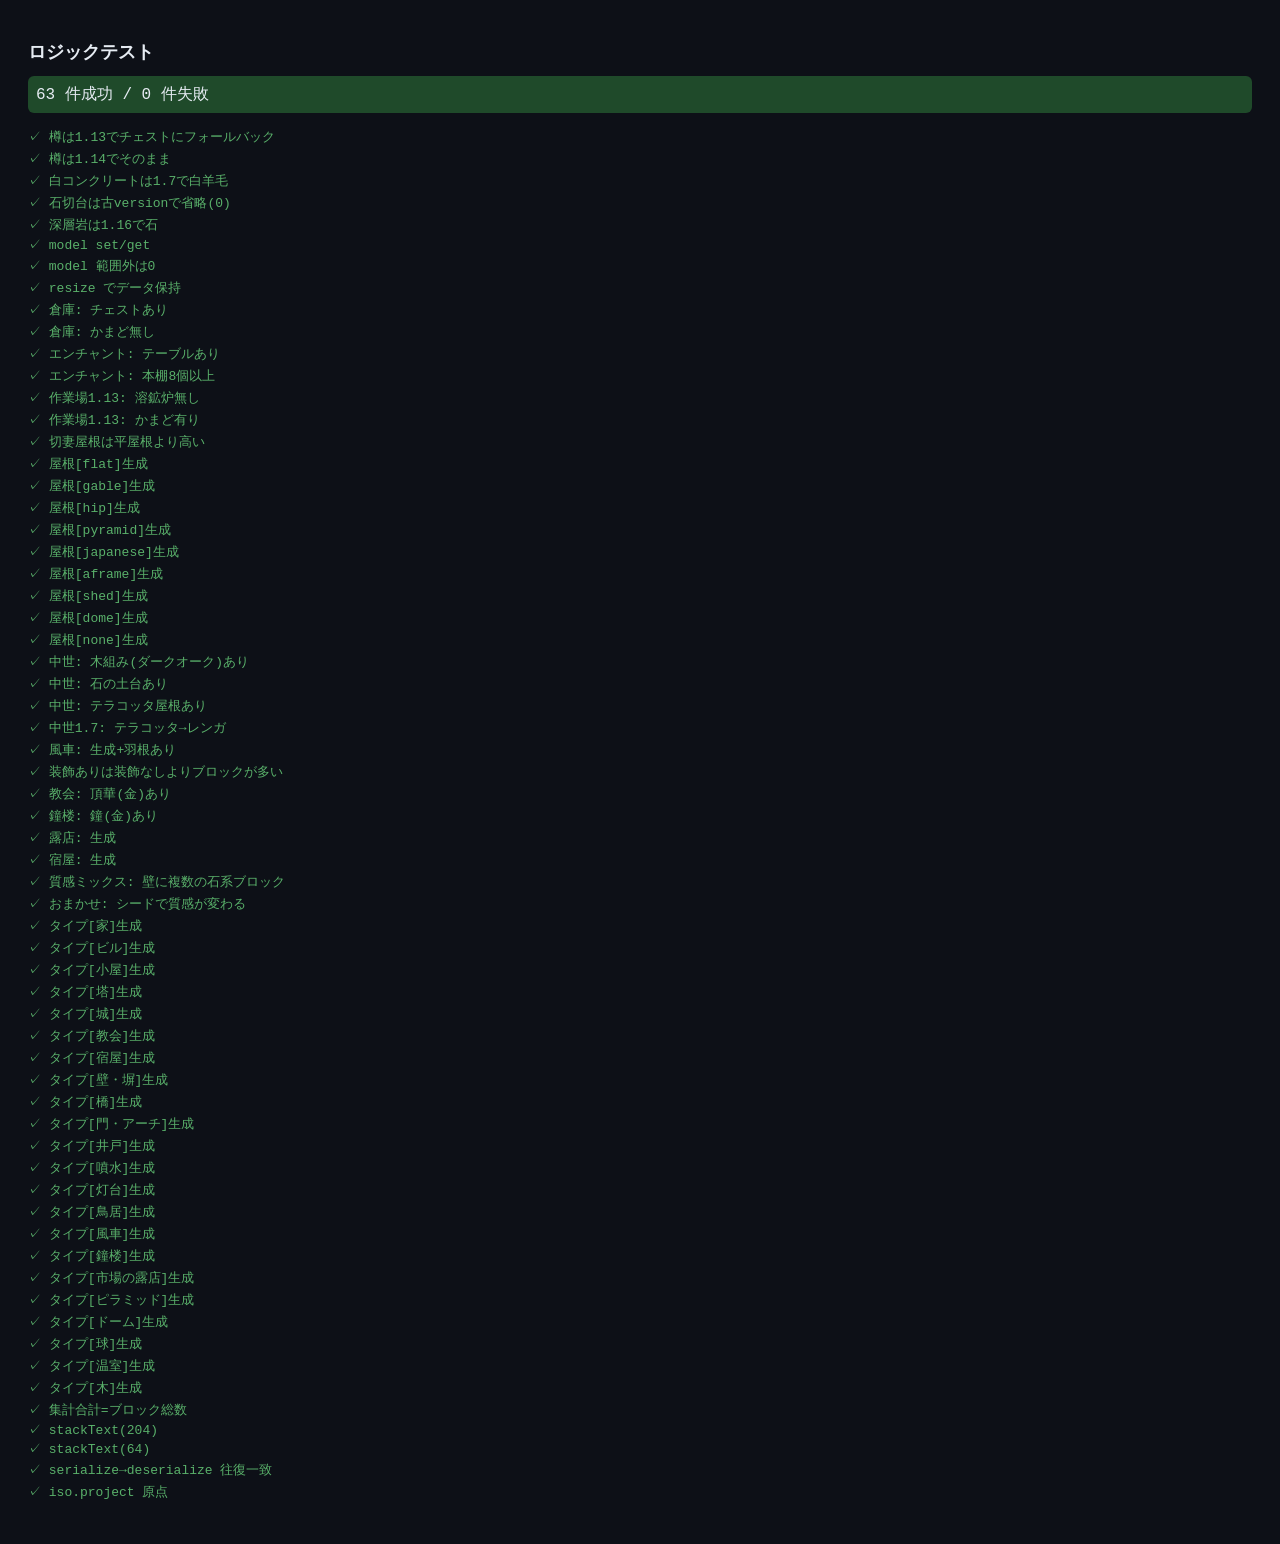
<file: tests.html>
<!DOCTYPE html>
<html lang="ja">
<head>
  <meta charset="utf-8">
  <title>テスト - マインクラフト設計図メーカー</title>
  <style>
    body { font-family: monospace; background: #0d1017; color: #e6ecf3; padding: 20px; }
    h1 { font-size: 18px; }
    .pass { color: #59b06a; }
    .fail { color: #e5534b; font-weight: bold; }
    #summary { font-size: 16px; margin: 12px 0; padding: 8px; border-radius: 6px; }
    ul { list-style: none; padding: 0; }
    li { padding: 2px 0; }
  </style>
</head>
<body>
  <h1>ロジックテスト</h1>
  <div id="summary">実行中...</div>
  <ul id="results"></ul>

  <script src="js/blocks.js"></script>
  <script src="js/model.js"></script>
  <script src="js/templates.js"></script>
  <script src="js/iso.js"></script>
  <script src="js/materials.js"></script>
  <script src="js/storage.js"></script>
  <script>
    (function () {
      var M = MCBP.model, T = MCBP.templates, B = MCBP.blocks, MAT = MCBP.materials, ST = MCBP.storage, ISO = MCBP.iso;
      var results = document.getElementById('results');
      var pass = 0, fail = 0;
      function ok(name, cond) {
        var li = document.createElement('li');
        li.className = cond ? 'pass' : 'fail';
        li.textContent = (cond ? '✓ ' : '✗ ') + name;
        results.appendChild(li);
        cond ? pass++ : fail++;
      }
      function has(bp, id) { var f = false; M.forEachSolid(bp, function (x, y, z, v) { if (v === id) f = true; }); return f; }
      function countId(bp, id) { var n = 0; M.forEachSolid(bp, function (x, y, z, v) { if (v === id) n++; }); return n; }

      // blocks / フォールバック
      ok('樽は1.13でチェストにフォールバック', B.resolveBlock(52, '1.13') === 41);
      ok('樽は1.14でそのまま', B.resolveBlock(52, '1.14') === 52);
      ok('白コンクリートは1.7で白羊毛', B.resolveBlock(34, '1.7') === 15);
      ok('石切台は古versionで省略(0)', B.resolveBlock(56, '1.13') === 0);
      ok('深層岩は1.16で石', B.resolveBlock(38, '1.16') === 1);

      // model
      var bp = M.createBlueprint(4, 3, 5, 't');
      M.set(bp, 1, 2, 3, 7);
      ok('model set/get', M.get(bp, 1, 2, 3) === 7);
      ok('model 範囲外は0', M.get(bp, 99, 0, 0) === 0);
      M.resize(bp, 6, 3, 5);
      ok('resize でデータ保持', M.get(bp, 1, 2, 3) === 7 && bp.dims.x === 6);

      // 用途別インテリア
      var souko = T.gen('house', { X: 9, D: 7, purpose: 'souko', version: '1.21' });
      ok('倉庫: チェストあり', has(souko, 41));
      ok('倉庫: かまど無し', !has(souko, 43));
      var ench = T.gen('house', { X: 9, D: 9, purpose: 'enchant', version: '1.21' });
      ok('エンチャント: テーブルあり', has(ench, 44));
      ok('エンチャント: 本棚8個以上', countId(ench, 45) >= 8);

      // バージョンフォールバック(内装)
      var old = T.gen('house', { X: 11, D: 9, purpose: 'sagyou', version: '1.13' });
      ok('作業場1.13: 溶鉱炉無し', !has(old, 53));
      ok('作業場1.13: かまど有り', has(old, 43));

      // 屋根
      var g = T.gen('house', { X: 9, D: 7, roofShape: 'gable', purpose: 'none' });
      var fl = T.gen('house', { X: 9, D: 7, roofShape: 'flat', purpose: 'none' });
      ok('切妻屋根は平屋根より高い', g.dims.y > fl.dims.y);
      ['flat', 'gable', 'hip', 'pyramid', 'japanese', 'aframe', 'shed', 'dome', 'none'].forEach(function (rs) {
        var b = T.gen('house', { X: 9, D: 7, roofShape: rs, purpose: 'none' });
        ok('屋根[' + rs + ']生成', b && M.totalSolid(b) > 0);
      });

      // オシャレ建築(木組み・中世)
      var med = T.gen('house', { X: 11, D: 9, floors: 2, style: '中世ファンタジー', purpose: 'none', version: '1.21' });
      ok('中世: 木組み(ダークオーク)あり', has(med, 11));
      ok('中世: 石の土台あり', has(med, 2));
      ok('中世: テラコッタ屋根あり', has(med, 68));
      var medOld = T.gen('house', { X: 11, D: 9, style: '中世ファンタジー', version: '1.7' });
      ok('中世1.7: テラコッタ→レンガ', has(medOld, 5) && !has(medOld, 68));
      var wm = T.gen('windmill', { W: 7, H: 16, version: '1.21' });
      ok('風車: 生成+羽根あり', wm && M.totalSolid(wm) > 0 && has(wm, 11));
      // 装飾(出窓/バルコニー)の有無で数が変わる
      var dOn = T.gen('house', { X: 13, D: 9, floors: 2, style: '中世ファンタジー', details: true, version: '1.21' });
      var dOff = T.gen('house', { X: 13, D: 9, floors: 2, style: '中世ファンタジー', details: false, version: '1.21' });
      ok('装飾ありは装飾なしよりブロックが多い', M.totalSolid(dOn) > M.totalSolid(dOff));
      // 新ジャンル
      ok('教会: 頂華(金)あり', has(T.gen('church', { W: 11, L: 17, H: 8, version: '1.21' }), 27));
      ok('鐘楼: 鐘(金)あり', has(T.gen('belltower', { W: 5, H: 18, version: '1.21' }), 27));
      ok('露店: 生成', M.totalSolid(T.gen('stall', { W: 5, D: 4, version: '1.21' })) > 0);
      ok('宿屋: 生成', M.totalSolid(T.gen('inn', { X: 13, D: 9, version: '1.21' })) > 0);
      // 質感ミックス(60-30-10)
      var seiyou = T.gen('house', { X: 13, D: 9, floors: 2, style: '西洋', version: '1.21' });
      ok('質感ミックス: 壁に複数の石系ブロック', has(seiyou, 14) && has(seiyou, 2) && (has(seiyou, 66) || has(seiyou, 67)));
      ok('おまかせ: シードで質感が変わる', (function () {
        var a = T.gen('house', { X: 13, D: 9, floors: 2, style: '西洋', seed: 1 });
        var b2 = T.gen('house', { X: 13, D: 9, floors: 2, style: '西洋', seed: 999 });
        for (var y = 1; y < a.dims.y; y++) for (var z = 0; z < a.dims.z; z++) for (var x = 0; x < a.dims.x; x++)
          if (M.get(a, x, y, z) !== M.get(b2, x, y, z)) return true;
        return false;
      })());

      // 全タイプ生成
      T.TYPES.forEach(function (t) {
        var opts = {}; t.fields.forEach(function (f) { opts[f.key] = f.def; }); opts.version = '1.21';
        var b = T.gen(t.key, opts);
        ok('タイプ[' + t.label + ']生成', b && M.totalSolid(b) > 0);
      });

      // 集計
      ok('集計合計=ブロック総数', MAT.count(souko).reduce(function (a, r) { return a + r.n; }, 0) === M.totalSolid(souko));
      ok('stackText(204)', MAT.stackText(204) === '3スタック + 12個 (計204個)');
      ok('stackText(64)', MAT.stackText(64) === '1スタック (64個)');

      // 保存往復
      var back = ST.deserialize(ST.serialize(souko));
      ok('serialize→deserialize 往復一致',
        back.dims.x === souko.dims.x && back.dims.y === souko.dims.y &&
        back.dims.z === souko.dims.z && M.totalSolid(back) === M.totalSolid(souko));

      // iso
      var p = ISO.project(0, 0, 0, 16, 100, 100);
      ok('iso.project 原点', p.sx === 100 && p.sy === 100);

      var sum = document.getElementById('summary');
      sum.textContent = pass + ' 件成功 / ' + fail + ' 件失敗';
      sum.style.background = fail ? '#5a1f1f' : '#1f4a2a';
    })();
  </script>
</body>
</html>
</file>
<file: styles.css>
/* マインクラフト設計図メーカー - スタイル(ダークテーマ) */
* { box-sizing: border-box; }
:root {
  --bg: #0d1017;
  --panel: #161b23;
  --panel2: #1d2430;
  --border: #2a323f;
  --text: #e6ecf3;
  --muted: #9aa7b7;
  --accent: #59b06a;
  --accent2: #3d7bd6;
}
html, body { margin: 0; height: 100%; }
body {
  background: var(--bg);
  color: var(--text);
  font-family: "Hiragino Kaku Gothic ProN", "Yu Gothic", Meiryo, system-ui, sans-serif;
  font-size: 14px;
  display: flex; flex-direction: column; min-height: 100vh;
}

/* ヘッダ */
.topbar {
  display: flex; align-items: center; flex-wrap: wrap; gap: 12px;
  padding: 10px 16px; background: linear-gradient(180deg, #1a2230, #12171f);
  border-bottom: 1px solid var(--border);
}
.topbar h1 { font-size: 18px; margin: 0; white-space: nowrap; }
.top-controls { display: flex; align-items: center; gap: 10px; flex-wrap: wrap; margin-left: auto; }
.top-controls input[type=text] {
  background: var(--panel2); border: 1px solid var(--border); color: var(--text);
  padding: 6px 8px; border-radius: 6px; width: 160px;
}
.ver { color: var(--muted); font-size: 12px; display: flex; align-items: center; gap: 6px; }
.top-btns { display: flex; gap: 6px; flex-wrap: wrap; }

button {
  background: var(--panel2); color: var(--text); border: 1px solid var(--border);
  padding: 6px 10px; border-radius: 6px; cursor: pointer; font-size: 13px;
}
button:hover { background: #26303e; }
button.on { background: var(--accent2); border-color: var(--accent2); color: #fff; }
button.primary { background: var(--accent); border-color: var(--accent); color: #08210f; font-weight: 700; width: 100%; margin-top: 6px; }
button.primary:hover { filter: brightness(1.08); }
#btnSurprise { width: 100%; margin-top: 6px; }
select, input[type=number] {
  background: var(--panel2); border: 1px solid var(--border); color: var(--text);
  padding: 5px 6px; border-radius: 6px;
}

/* レイアウト */
.layout {
  flex: 1; display: grid;
  grid-template-columns: 300px 1fr 250px;
  gap: 12px; padding: 12px; align-items: start;
}
.sidebar, .right { display: flex; flex-direction: column; gap: 12px; }
.center { display: flex; flex-direction: column; gap: 12px; }

.panel {
  background: var(--panel); border: 1px solid var(--border);
  border-radius: 10px; padding: 12px;
}
.panel h2 { font-size: 13px; margin: 0 0 10px; color: var(--muted); letter-spacing: .04em; }

/* フィールド */
.field { display: flex; align-items: center; justify-content: space-between; gap: 8px; margin-bottom: 8px; }
.field > label { color: var(--muted); font-size: 13px; }
.field > label.inline { flex: 1; }
.field select, .field input { min-width: 120px; }
.field input[type=checkbox] { min-width: auto; width: 18px; height: 18px; }
.note { color: #f0c674; font-size: 12px; margin: 8px 0 0; min-height: 0; }

/* ツール */
.tool-row { display: grid; grid-template-columns: 1fr 1fr; gap: 6px; }

/* パレット */
.sel-name { color: var(--muted); font-size: 12px; margin-bottom: 8px; }
.pal-grp { color: var(--muted); font-size: 11px; margin: 6px 0 4px; }
.pal-row { display: flex; flex-wrap: wrap; gap: 4px; margin-bottom: 6px; }
.sw-btn { width: 26px; height: 26px; padding: 0; border-radius: 4px; border: 2px solid transparent; }
.sw-btn:hover { border-color: #ffffff66; }
.sw-btn.on { border-color: #ffd479; box-shadow: 0 0 0 2px #ffd47955; }

/* サイズ */
.dim-row { display: flex; gap: 6px; margin-bottom: 8px; }
.dim-row label { display: flex; flex-direction: column; font-size: 11px; color: var(--muted); gap: 3px; flex: 1; }
.dim-row input { width: 100%; }

/* キャンバス */
.canvas-panel h2 { margin-bottom: 8px; }
.canvas-wrap { background: #0a0d12; border: 1px solid var(--border); border-radius: 8px; padding: 6px; display: flex; justify-content: center; overflow: auto; }
canvas { max-width: 100%; height: auto; image-rendering: auto; background: transparent; touch-action: none; }
#isoCanvas { cursor: grab; }

.layer-ctrl, .iso-ctrl { display: flex; align-items: center; gap: 8px; margin-top: 10px; flex-wrap: wrap; }
.layer-ctrl input[type=range] { flex: 1; min-width: 120px; }
.layer-ctrl #layerLabel, .iso-ctrl #rotLabel { color: var(--muted); font-size: 12px; white-space: nowrap; }
.onion { display: flex; align-items: center; gap: 4px; color: var(--muted); font-size: 12px; width: 100%; }

/* 集計 */
.mat-head { font-size: 12px; color: var(--muted); margin-bottom: 8px; }
.mat-head b { color: var(--text); }
.mat-empty { color: var(--muted); font-size: 12px; }
.mat-list { list-style: none; margin: 0; padding: 0; max-height: 60vh; overflow-y: auto; }
.mat-list li { display: flex; align-items: center; gap: 8px; padding: 4px 0; border-bottom: 1px solid #ffffff0d; }
.sw { width: 16px; height: 16px; border-radius: 3px; border: 1px solid #00000055; flex: none; }
.mn { flex: 1; font-size: 13px; }
.mc { color: var(--muted); font-size: 11px; white-space: nowrap; }

/* フッタ */
.footer { padding: 10px 16px; color: var(--muted); font-size: 12px; border-top: 1px solid var(--border); text-align: center; }
.footer code { background: var(--panel2); padding: 1px 5px; border-radius: 4px; }

/* レスポンシブ */
@media (max-width: 1000px) {
  .layout { grid-template-columns: 1fr; }
}
</file>
